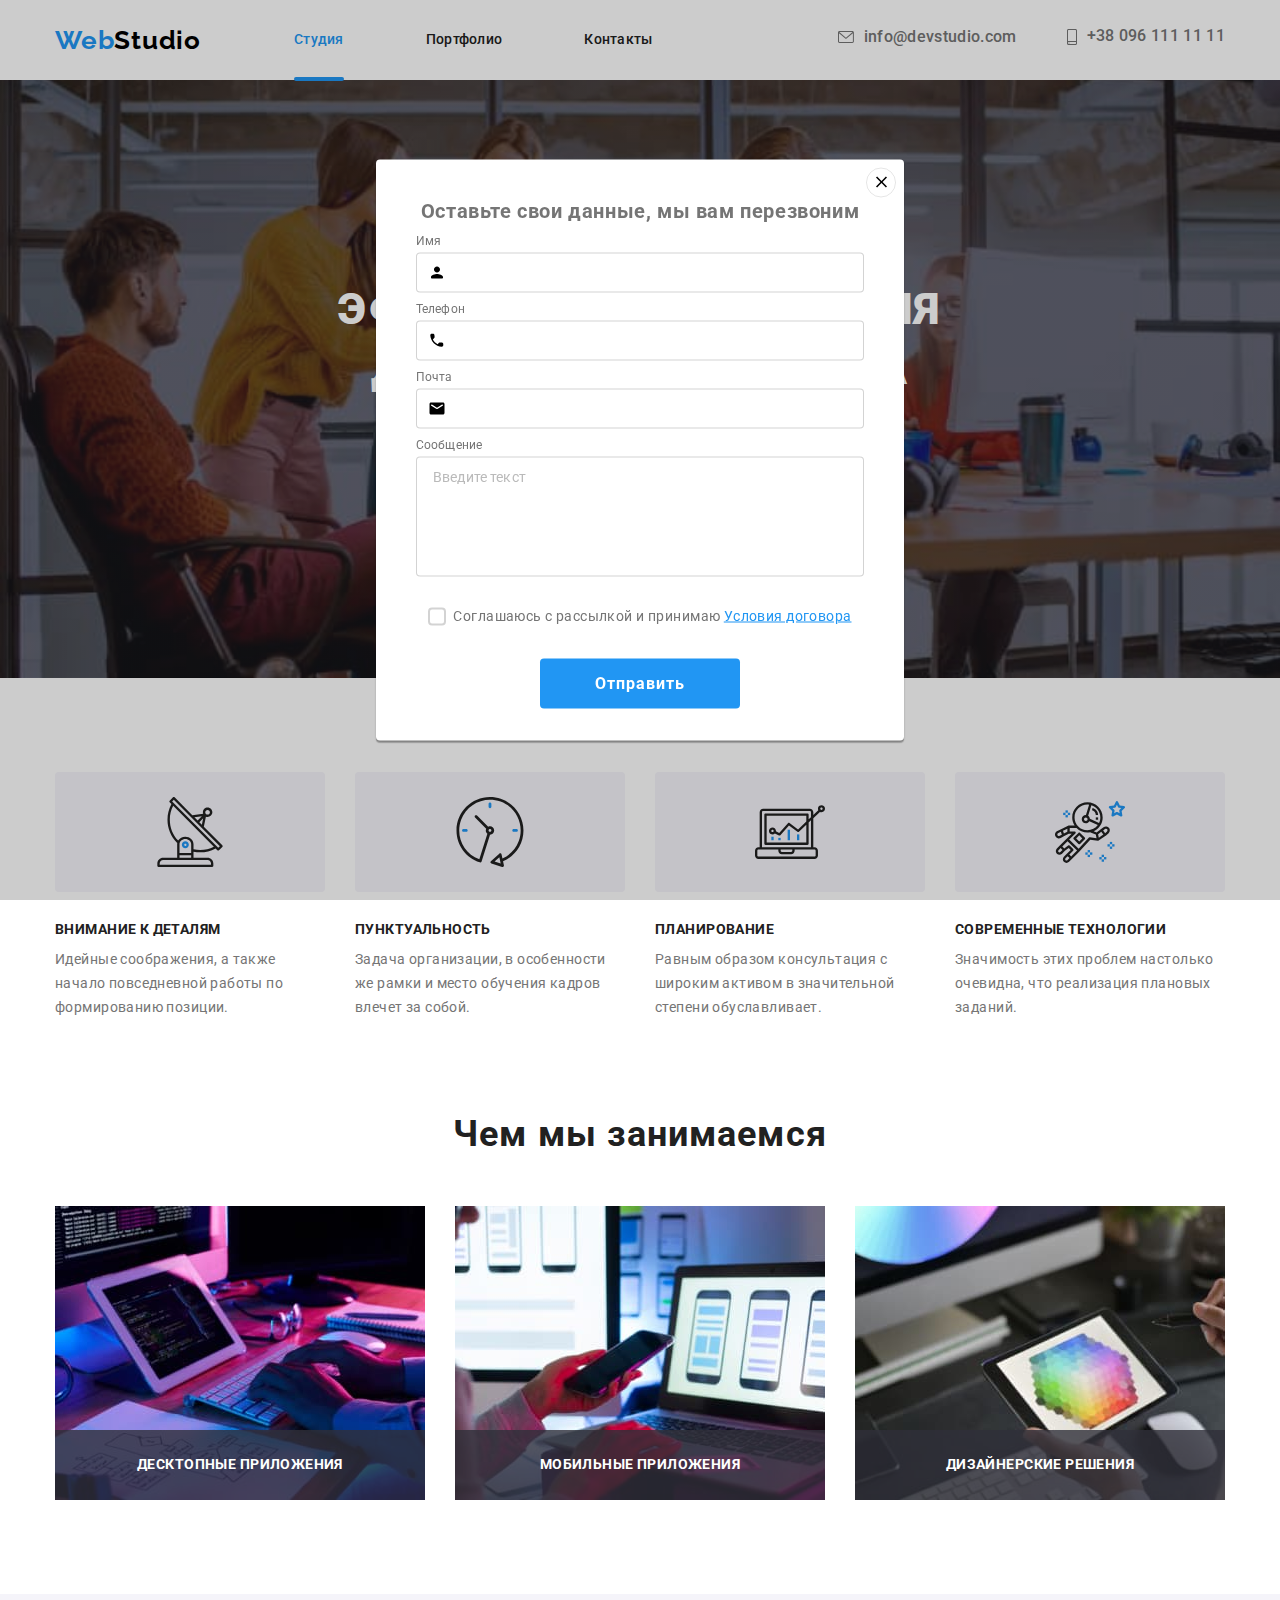
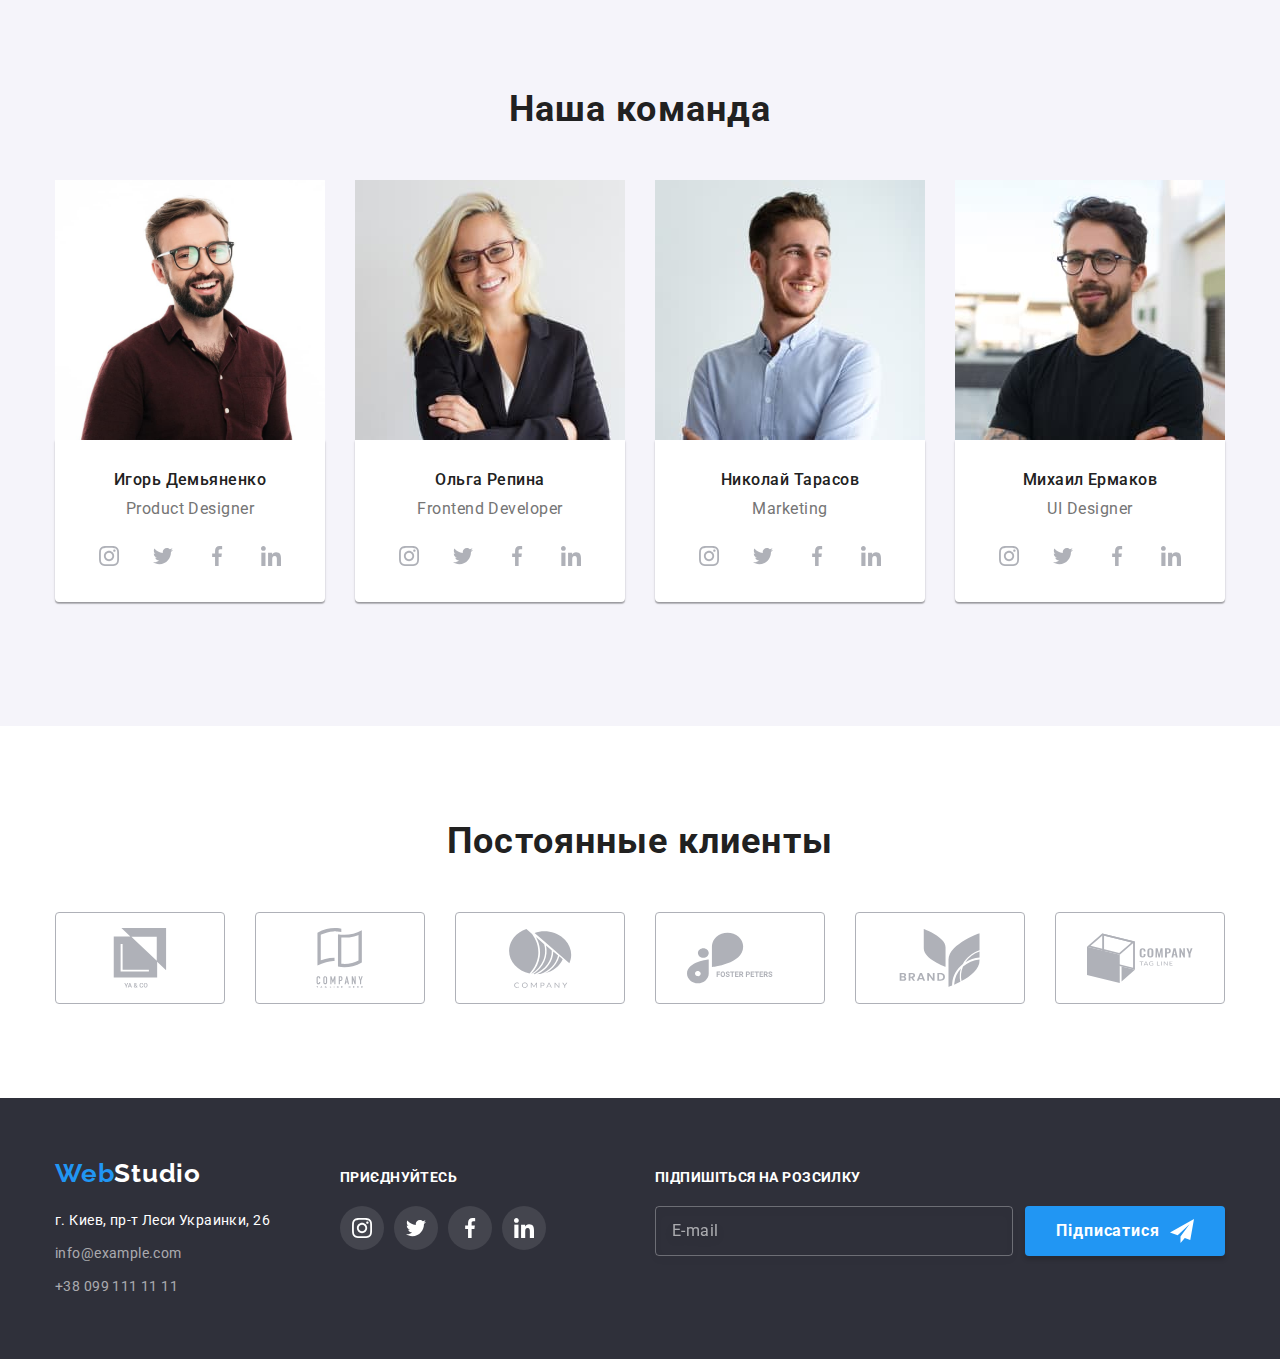
<file: index.html>
<!DOCTYPE html>
<html lang="ru">
  <head>
    <meta charset="UTF-8" />
    <meta http-equiv="X-UA-Compatible" content="IE=edge" />
    <meta name="viewport" content="width=device-width, initial-scale=1.0" />
    <title>Главная</title>
    
    <link rel="preconnect" href="https://fonts.googleapis.com" />
    <link rel="preconnect" href="https://fonts.gstatic.com" crossorigin />
    <link
      href="https://fonts.googleapis.com/css2?family=Raleway:wght@700&family=Roboto:wght@400;500;700;900&display=swap"
      rel="stylesheet"
    />
    <link rel="stylesheet" href="https://cdn.jsdelivr.net/npm/modern-normalize@1.1.0/modern-normalize.min.css">
    <link rel="stylesheet" href="./css/main.min.css">
  </head>
  <body>
    <!--Шапка-->

    <header class="header">
      <div class="container">
        <div class="header__mobile header--flex">
          <a class="logo header__logo link" href="" lang="en"
            >Web<span class="logo__text--upper">Studio</span>
          </a>

          <button
            type="button"
            class="menu-button"
            aria-expanded="false"
            aria-controls="mobile-menu"
            data-menu-button
          >
            <svg
              width="40"
              height="40"
              aria-label="Переключатель мобильного меню"
              aria-controls="mobile-menu"
            >
              <use
                class="menu-button__burger-icon"
                href="./images/svg/sprite.svg#burger-icon"
              ></use>
              <use
                class="menu-button__close-mobile"
                href="./images/svg/sprite.svg#icon-close"
              ></use>
            </svg>
          </button>

          <div class="mobile-menu" id="mobile-menu" data-menu>
            <nav class="nav nav--margin-left">
              <ul class="list nav__list">
                <li class="nav__item">
                  <a
                    class="link nav__link nav__link--current-page"
                    href="./index.html"
                    >Студия
                  </a>
                </li>
                <li class="nav__item">
                  <a class="link nav__link" href="./portfolio.html"
                    >Портфолио
                  </a>
                </li>
                <li class="nav__item">
                  <a class="link nav__link" href="">Контакты</a>
                </li>
              </ul>
            </nav>

            <ul class="list header__contact-list">
              <li class="header__contact-item">
                <a
                  class="link header__contact-link"
                  href="mailto:info@devstudio.com"
                >
                  <svg class="header__icon" width="16" height="12">
                    <use href="./images/svg/sprite.svg#e-mail"></use>
                  </svg>
                  info@devstudio.com
                </a>
              </li>
              <li class="header__contact-item">
                <a class="link header__contact-link" href="tel:+380961111111">
                  <svg class="header__icon" width="10" height="16">
                    <use href="./images/svg/sprite.svg#smartphone"></use>
                  </svg>
                  +38 096 111 11 11
                </a>
              </li>
            </ul>

            <ul class="mobile-social list">
              <li class="mobile-social__list">
                <a
                  href=""
                  target="_blank"
                  rel="noopener noreferrer"
                  class="mobile-social__link link"
                  aria-label="Instagram"
                >
                  Instagram
                </a>
              </li>
              <li class="mobile-social__list">
                <a
                  href=""
                  target="_blank"
                  rel="noopener noreferrer"
                  class="mobile-social__link link"
                  aria-label="Twitter"
                >
                  Twitter</a
                >
              </li>
              <li class="mobile-social__list">
                <a
                  href=""
                  target="_blank"
                  rel="noopener noreferrer"
                  class="mobile-social__link link"
                  aria-label="Facebook"
                >
                  Facebook</a
                >
              </li>
              <li class="mobile-social__list">
                <a
                  href=""
                  target="_blank"
                  rel="noopener noreferrer"
                  class="mobile-social__link link"
                  aria-label="LinkedIn"
                >
                  LinkedIn</a
                >
              </li>
            </ul>
          </div>
        </div>
      </div>
    </header>

    <!-- Main section -->

    <main>
      <!-- Hero secion -->

      <section class="hero overlay">
        <div class="container">
          <h1 class="hero__title">Эффективные решения для вашего бизнеса</h1>
          <button class="btn hero__btn" type="button" data-modal-open>
            Заказать услугу
          </button>
        </div>
      </section>

      <!-- About section  -->

      <section class="section about">
        <div class="container">
          <h2 class="visually-hidden">Наши преимущества</h2>
          <ul class="list card-set">
            <li class="card-item">
              <div class="about__thumb">
                <svg class="about__icon" width="70" height="70">
                  <use href="./images/svg/sprite.svg#antenna"></use>
                </svg>
              </div>
              <h3 class="title about__title">Внимание к деталям</h3>
              <p>
                Идейные соображения, а также начало повседневной работы по
                формированию позиции.
              </p>
            </li>
            <li class="card-item">
              <div class="about__thumb">
                <svg class="about__icon" width="70" height="70">
                  <use href="./images/svg/sprite.svg#clock"></use>
                </svg>
              </div>
              <h3 class="title about__title">Пунктуальность</h3>
              <p>
                Задача организации, в особенности же рамки и место обучения
                кадров влечет за собой.
              </p>
            </li>
            <li class="card-item">
              <div class="about__thumb">
                <svg class="about__icon" width="70" height="70">
                  <use href="./images/svg/sprite.svg#diagram"></use>
                </svg>
              </div>
              <h3 class="title about__title">Планирование</h3>
              <p>
                Равным образом консультация с широким активом в значительной
                степени обуславливает.
              </p>
            </li>
            <li class="card-item">
              <div class="about__thumb">
                <svg class="about__icon" width="70" height="70">
                  <use href="./images/svg/sprite.svg#astronaut"></use>
                </svg>
              </div>
              <h3 class="title about__title">Современные технологии</h3>
              <p>
                Значимость этих проблем настолько очевидна, что реализация
                плановых заданий.
              </p>
            </li>
          </ul>
        </div>
      </section>

      <!-- work section -->

      <section class="section work">
        <div class="container">
          <h2 class="title section-title">Чем мы занимаемся</h2>
          <ul class="list card-set work__list">
            <li class="card-item work__thumb">
              <img
                srcset="
                ./images/whatwedo/work-1.jpg  1x,
                ./images/whatwedo/work-1@2x.jpg  2x
                "
                src="./images/whatwedo/work-1.jpg"
                alt="Вёрстка сайта"
                width="370"
                height="294"
              />
              <div class="work__desc">
                <p class="work__text-desc">Десктопные приложения</p>
              </div>
            </li>
            <li class="card-item work__thumb">
              <img
                srcset="
                  ./images/whatwedo/work-2.jpg   1x,
                  ./images/whatwedo/work-2@2x.jpg 2x
                "
                src="./images/whatwedo/work-2.jpg"
                alt="Адаптивная вёрстка"
                width="370"
                height="294"
              />
              <div class="work__desc">
                <p class="work__text-desc">Мобильные приложения</p>
              </div>
            </li>
            <li class="card-item work__thumb">
              <img
                srcset="
                  ./images/whatwedo/work-3.jpg   1x,
                  ./images/whatwedo/work-3@2x.jpg2x
                "
                src="./images/whatwedo/work-3.jpg"
                alt="Просмотр цветовой гаммы на планшете"
                width="370"
                height="294"
              />
              <div class="work__desc">
                <p class="work__text-desc">Дизайнерские решения</p>
              </div>
            </li>
          </ul>
        </div>
      </section>

      <!-- Team section -->

      <section class="team section">
        <div class="container">
          <h2 class="title section-title">Наша команда</h2>
          <ul class="list card-set team__list">
            <li class="card-item">
              <picture>
                <source
                  media="(min-width: 1200px)"
                  srcset="
                  ./images/team/Igor-desktop.jpg   1x,
                  ./images/team/Igor-desktop@2x.jpg 2x
                  "
                  type="image/jpeg"
                />
                <source
                  media="(min-width: 768px)"
                  srcset="
                    ./images/team/Igor-tablet.jpg    1x,
                    ./images/team/Igor-tablet@2x.jpg 2x
                  "
                  type="image/jpeg"
                />
                <source
                  media="(max-width: 767px)"
                  srcset="
                    ./images/team/Igor-mobile@2x.jpg     1x,
                    ./images/team/Igor-mobile@2x.jpg  2x
                  "
                  type="image/jpeg"
                />
                <img
                  src="./images/team/Mikhail-mobile.jpg"
                  alt="фото Игоря Демьяненко"
                  width="450"
                  height="460"
                />
              </picture>

              <div class="team__content">
                <h3 class="title team__title">Игорь Демьяненко</h3>
                <p class="team__text" lang="en">Product Designer</p>
                <ul class="list socials">
                  <li>
                    <a
                      class="link socials__link"
                      href=""
                      target="_blank"
                      rel="noopener noreferrer"
                      aria-label="instagram"
                    >
                      <svg width="20" height="20">
                        <use href="./images/svg/sprite.svg#instagram"></use>
                      </svg>
                    </a>
                  </li>
                  <li>
                    <a
                      class="link socials__link"
                      href=""
                      target="_blank"
                      rel="noopener noreferrer"
                      aria-label="twitter"
                    >
                      <svg width="20" height="20">
                        <use href="./images/svg/sprite.svg#twitter"></use>
                      </svg>
                    </a>
                  </li>
                  <li>
                    <a
                      class="link socials__link"
                      href=""
                      target="_blank"
                      rel="noopener noreferrer"
                      aria-label="facebook"
                    >
                      <svg width="20" height="20">
                        <use href="./images/svg/sprite.svg#facebook"></use>
                      </svg>
                    </a>
                  </li>
                  <li>
                    <a
                      class="link socials__link"
                      href=""
                      target="_blank"
                      rel="noopener noreferrer"
                      aria-label="linkedin"
                    >
                      <svg width="20" height="20">
                        <use href="./images/svg/sprite.svg#linkedin"></use>
                      </svg>
                    </a>
                  </li>
                </ul>
              </div>
            </li>

            <li class="card-item">
              <picture>
                <source
                  media="(min-width: 1200px)"
                  srcset="
                  ./images/team/Olga-desktop.jpg    1x,
                  ./images/team/Olga-desktop@2x.jpg 2x
                  "
                  type="image/jpeg"
                />
                <source
                  media="(min-width: 768px)"
                  srcset="
                  ./images/team/Olga-tablet.jpg    1x,
                  ./images/team/Olga-tablet@2x.jpg 2x
                  "
                  type="image/jpeg"
                />
                <source
                  media="(max-width: 767px)"
                  srcset="
                  ./images/team/Olga-mobile.jpg  1x,
                    ./images/team/Olga-mobile@2x.jpg 2x
                  "
                  type="image/jpeg"
                />
                <img
                  src="./images/team/Olga-mobile.jpg"
                  alt="фото Ольги Репиной"
                  width="450"
                  height="460"
                />
              </picture>

              <div class="team__content">
                <h3 class="title team__title">Ольга Репина</h3>
                <p class="team__text" lang="en">Frontend Developer</p>
                <ul class="list socials">
                  <li>
                    <a
                      class="link socials__link"
                      href=""
                      target="_blank"
                      rel="noopener noreferrer"
                      aria-label="instagram"
                    >
                      <svg width="20" height="20">
                        <use href="./images/svg/sprite.svg#instagram"></use>
                      </svg>
                    </a>
                  </li>
                  <li>
                    <a
                      class="link socials__link"
                      href=""
                      target="_blank"
                      rel="noopener noreferrer"
                      aria-label="twitter"
                    >
                      <svg width="20" height="20">
                        <use href="./images/svg/sprite.svg#twitter"></use>
                      </svg>
                    </a>
                  </li>
                  <li>
                    <a
                      class="link socials__link"
                      href=""
                      target="_blank"
                      rel="noopener noreferrer"
                      aria-label="facebook"
                    >
                      <svg width="20" height="20">
                        <use href="./images/svg/sprite.svg#facebook"></use>
                      </svg>
                    </a>
                  </li>
                  <li>
                    <a
                      class="link socials__link"
                      href=""
                      target="_blank"
                      rel="noopener noreferrer"
                      aria-label="linkedin"
                    >
                      <svg width="20" height="20">
                        <use href="./images/svg/sprite.svg#linkedin"></use>
                      </svg>
                    </a>
                  </li>
                </ul>
              </div>
            </li>

            <li class="card-item">
              <picture>
                <source
                  media="(min-width: 1200px)"
                  srcset="
                  ./images/team/Nikola-desktop.jpg    1x,
                  ./images/team/Nikola-desktop@2x.jpg 2x
                  "
                  type="image/jpeg"
                />
                <source
                  media="(min-width: 768px)"
                  srcset="
                  ./images/team/Nikola-tablet.jpg    1x,
                  ./images/team/Nikola-tablet@2x.jpg 2x
                  "
                  type="image/jpeg"
                />
                <source
                  media="(max-width: 767px)"
                  srcset="
                  ./images/team/Mikhail-mobile.jpg   1x,
                    ./images/team/Nikola-mobile@2x.jpg 2x
                  "
                  type="image/jpeg"
                />
                <img
                  src="./images/team/Nikola-mobile.jpg"
                  alt="фото Николая Тарасова"
                  width="450"
                  height="460"
                />
              </picture>

              <div class="team__content">
                <h3 class="title team__title">Николай Тарасов</h3>
                <p class="team__text" lang="en">Marketing</p>
                <ul class="list socials">
                  <li>
                    <a
                      class="link socials__link"
                      href=""
                      target="_blank"
                      rel="noopener noreferrer"
                      aria-label="instagram"
                    >
                      <svg width="20" height="20">
                        <use href="./images/svg/sprite.svg#instagram"></use>
                      </svg>
                    </a>
                  </li>
                  <li>
                    <a
                      class="link socials__link"
                      href=""
                      target="_blank"
                      rel="noopener noreferrer"
                      aria-label="twitter"
                    >
                      <svg width="20" height="20">
                        <use href="./images/svg/sprite.svg#twitter"></use>
                      </svg>
                    </a>
                  </li>
                  <li>
                    <a
                      class="link socials__link"
                      href=""
                      target="_blank"
                      rel="noopener noreferrer"
                      aria-label="facebook"
                    >
                      <svg width="20" height="20">
                        <use href="./images/svg/sprite.svg#facebook"></use>
                      </svg>
                    </a>
                  </li>
                  <li>
                    <a
                      class="link socials__link"
                      href=""
                      target="_blank"
                      rel="noopener noreferrer"
                      aria-label="linkedin"
                    >
                      <svg width="20" height="20">
                        <use href="./images/svg/sprite.svg#linkedin"></use>
                      </svg>
                    </a>
                  </li>
                </ul>
              </div>
            </li>

            <li class="card-item">
              <picture>
                <source
                  media="(min-width: 1200px)"
                  srcset="
                  ./images/team/Mikhail-desktop.jpg    1x,
                  ./images/team/Mikhail-desktop@2x.jpg 2x
                  "
                  type="image/jpeg"
                />
                <source
                  media="(min-width: 768px)"
                  srcset="
                    ./images/team/Mikhail-tablet.jpg    1x,
                    ./images/team/Mikhail-tablet@2x.jpg 2x
                  "
                  type="image/jpeg"
                />
                <source
                  media="(max-width: 767px)"
                  srcset="
                  ./images/team/Mikhail-mobile.jpg    1x,
                  ./images/team/Mikhail-mobile@2x.jpg 2x
                  "
                  type="image/jpeg"
                />
                <img
                  src="./images/team/Mikhail-mobile.jpg"
                  alt="фото Михаила Ермакова"
                  width="450"
                  height="460"
                />
              </picture>

              <div class="team__content">
                <h3 class="title team__title">Михаил Ермаков</h3>
                <p class="team__text" lang="en">UI Designer</p>
                <ul class="list socials">
                  <li>
                    <a
                      class="link socials__link"
                      href=""
                      target="_blank"
                      rel="noopener noreferrer"
                      aria-label="instagram"
                    >
                      <svg width="20" height="20">
                        <use href="./images/svg/sprite.svg#instagram"></use>
                      </svg>
                    </a>
                  </li>
                  <li>
                    <a
                      class="link socials__link"
                      href=""
                      target="_blank"
                      rel="noopener noreferrer"
                      aria-label="twitter"
                    >
                      <svg width="20" height="20">
                        <use href="./images/svg/sprite.svg#twitter"></use>
                      </svg>
                    </a>
                  </li>
                  <li>
                    <a
                      class="link socials__link"
                      href=""
                      target="_blank"
                      rel="noopener noreferrer"
                      aria-label="facebook"
                    >
                      <svg width="20" height="20">
                        <use href="./images/svg/sprite.svg#facebook"></use>
                      </svg>
                    </a>
                  </li>
                  <li>
                    <a
                      class="link socials__link"
                      href=""
                      target="_blank"
                      rel="noopener noreferrer"
                      aria-label="linkedin"
                    >
                      <svg width="20" height="20">
                        <use href="./images/svg/sprite.svg#linkedin"></use>
                      </svg>
                    </a>
                  </li>
                </ul>
              </div>
            </li>
          </ul>
        </div>
      </section>
    </main>

    <!-- clients -->

    <section class="section clients">
      <div class="container">
        <h2 class="title section-title">Постоянные клиенты</h2>
        <ul class="list clients__list card-set">
          <li class="card-item">
            <a
              class="link clients__link"
              href=""
              target="_blank"
              rel="noopener noreferrer"
              aria-label="client-1"
            >
              <svg class="clients__icon" width="106" height="60">
                <use href="./images/svg/sprite.svg#Client-1"></use>
              </svg>
            </a>
          </li>

          <li class="card-item">
            <a
              class="link clients__link"
              href=""
              target="_blank"
              rel="noopener noreferrer"
              aria-label="client-2"
            >
              <svg class="clients__icon" width="106" height="60">
                <use href="./images/svg/sprite.svg#Client-2"></use>
              </svg>
            </a>
          </li>

          <li class="card-item">
            <a
              class="link clients__link"
              href=""
              target="_blank"
              rel="noopener noreferrer"
              aria-label="client-3"
            >
              <svg class="clients__icon" width="106" height="60">
                <use href="./images/svg/sprite.svg#Client-3"></use>
              </svg>
            </a>
          </li>

          <li class="card-item">
            <a
              class="link clients__link"
              href=""
              target="_blank"
              rel="noopener noreferrer"
              aria-label="client-4"
            >
              <svg class="clients__icon" width="106" height="60">
                <use href="./images/svg/sprite.svg#Client-4"></use>
              </svg>
            </a>
          </li>

          <li class="card-item">
            <a
              class="link clients__link"
              href=""
              target="_blank"
              rel="noopener noreferrer"
              aria-label="client-5"
            >
              <svg class="clients__icon" width="106" height="60">
                <use href="./images/svg/sprite.svg#Client-5"></use>
              </svg>
            </a>
          </li>

          <li class="card-item">
            <a
              class="link clients__link"
              href=""
              target="_blank"
              rel="noopener noreferrer"
              aria-label="client-6"
            >
              <svg class="clients__icon" width="106" height="60">
                <use href="./images/svg/sprite.svg#Client-6"></use>
              </svg>
            </a>
          </li>
        </ul>
      </div>
    </section>

    <!-- footer section  -->

    <footer class="footer">
      <div class="container footer__container">
        <div class="footer__wrap">
          <div class="footer__box">
            <a class="link logo footer__logo" href="" lang="en"
              >Web<span class="logo__text--lower">Studio</span>
            </a>
            <address class="footer__contacts">
              <ul class="list">
                <li class="footer__list">
                  <a
                    class="link footer__link"
                    href="https://goo.gl/maps/vfvkj744t1BFiAYn7"
                    target="_blank"
                    rel="noopener noreferrer"
                    >г. Киев, пр-т Леси Украинки, 26</a
                  >
                </li>
                <li class="footer__list">
                  <a
                    class="link footer__link--transparent"
                    href="mailto:info@example.com"
                    >info@example.com</a
                  >
                </li>
                <li class="footer__list">
                  <a
                    class="link footer__link--transparent"
                    href="tel:+380991111111"
                    >+38 099 111 11 11</a
                  >
                </li>
              </ul>
            </address>
          </div>
          <div class="footer__box">
            <strong class="footer__text">приєднуйтесь</strong>
            <ul class="list socials">
              <li>
                <a
                  class="link socials__link footer__socials"
                  href=""
                  target="_blank"
                  rel="noopener noreferrer"
                  aria-label="instagram"
                >
                  <svg width="20" height="20">
                    <use href="./images/svg/sprite.svg#instagram"></use>
                  </svg>
                </a>
              </li>
              <li>
                <a
                  class="link socials__link footer__socials"
                  href=""
                  target="_blank"
                  rel="noopener noreferrer"
                  aria-label="twitter"
                >
                  <svg width="20" height="20">
                    <use href="./images/svg/sprite.svg#twitter"></use>
                  </svg>
                </a>
              </li>
              <li>
                <a
                  class="link socials__link footer__socials"
                  href=""
                  target="_blank"
                  rel="noopener noreferrer"
                  aria-label="facebook"
                >
                  <svg width="20" height="20">
                    <use href="./images/svg/sprite.svg#facebook"></use>
                  </svg>
                </a>
              </li>
              <li>
                <a
                  class="link socials__link footer__socials"
                  href=""
                  target="_blank"
                  rel="noopener noreferrer"
                  aria-label="linkedin"
                >
                  <svg width="20" height="20">
                    <use href="./images/svg/sprite.svg#linkedin"></use>
                  </svg>
                </a>
              </li>
            </ul>
          </div>
        </div>

        <div class="footer__form">
          <strong class="footer__text">Підпишіться на розсилку</strong>
          <form class="form">
            <div class="footer__form-field">
              <input
                class="form__input"
                type="email"
                name="user-mail"
                placeholder="E-mail"
              />
              <button class="footer__btn btn" type="button">
                Підписатися
                <svg class="" width="24" height="24">
                  <use href="./images/svg/sprite.svg#icon-send"></use>
                </svg>
              </button>
            </div>
          </form>
        </div>
      </div>
    </footer>

    <!-- modal window -->


    <div class="backdrop is-hidden" data-modal >
      <div class="modal">
        <button type="button" class="modal-close-btn" data-modal-close>
          <svg class="close-icon-btn" width="18" height="18">
            <use href="./images/svg/sprite.svg#icon-close"></use>
          </svg>
        </button>
        <p class="modal-form-title">Оставьте свои данные, мы вам перезвоним</p>
        <form class="modal-form">
          <label class="modal-form-field">
            <span class="modal-form-input-desc">Имя</span>
            <span class="modal-form-input-wrapper" >
              <input type="text" 
            name="user_name" 
            class="modal-form-input" 
            pattern="[a-zA-Zа-яА-Я]+"
            minlength="2" >
            <svg class="modal-form-input-icon" width="18" height="18">
              <use href="./images/svg/sprite.svg#person"></use>
            </svg>
            </span>
          </label> 
          <label class="modal-form-field">
            <span class="modal-form-input-desc">Телефон</span>
            <span class="modal-form-input-wrapper">
              <input type="tel" 
            name="user_phone" 
            class="modal-form-input"  
            pattern="[0-9]{3}-[0-9]{3}-[0-9]{2}-[0-9]{2}"
            title="xxx-xxx-xx-xx" > 
            <svg class="modal-form-input-icon" width="18" height="18">
              <use href="./images/svg/sprite.svg#phone"></use>
            </svg>
            </span>
          </label>
          <label class="modal-form-field">
            <span class="modal-form-input-desc">Почта</span>
            <span class="modal-form-input-wrapper">
             <input type="email" 
            name="user_email" 
            class="modal-form-input">
            <svg class="modal-form-input-icon" width="18" height="18">
              <use href="./images/svg/sprite.svg#email"></use>
            </svg> 
            </span>
          </label>
          <label class="modal-form-field">
            <span class="modal-form-input-desc"> Сообщение </span>
            <textarea
              name="user_message"
              class="modal-form-message"
              placeholder="Введите текст"
            ></textarea>
          </label>
          <input id="user_policy" name="user_policy" type="checkbox" class="modal-form-check visually-hidden">
          <label for="user_policy" class="modal-form-check-desck">Соглашаюсь с рассылкой и принимаю&nbsp;<a href="" class="form-police-link">Условия договора</a></label>
           <button type="submit" class="modal-form-submit">Отправить</button>
        </form>
      </div>
    </div>



     <script src="./js/mobile-menu.js"></script>
    <script src="./js/modal.js"></script>
  </body>
</html>
</file>
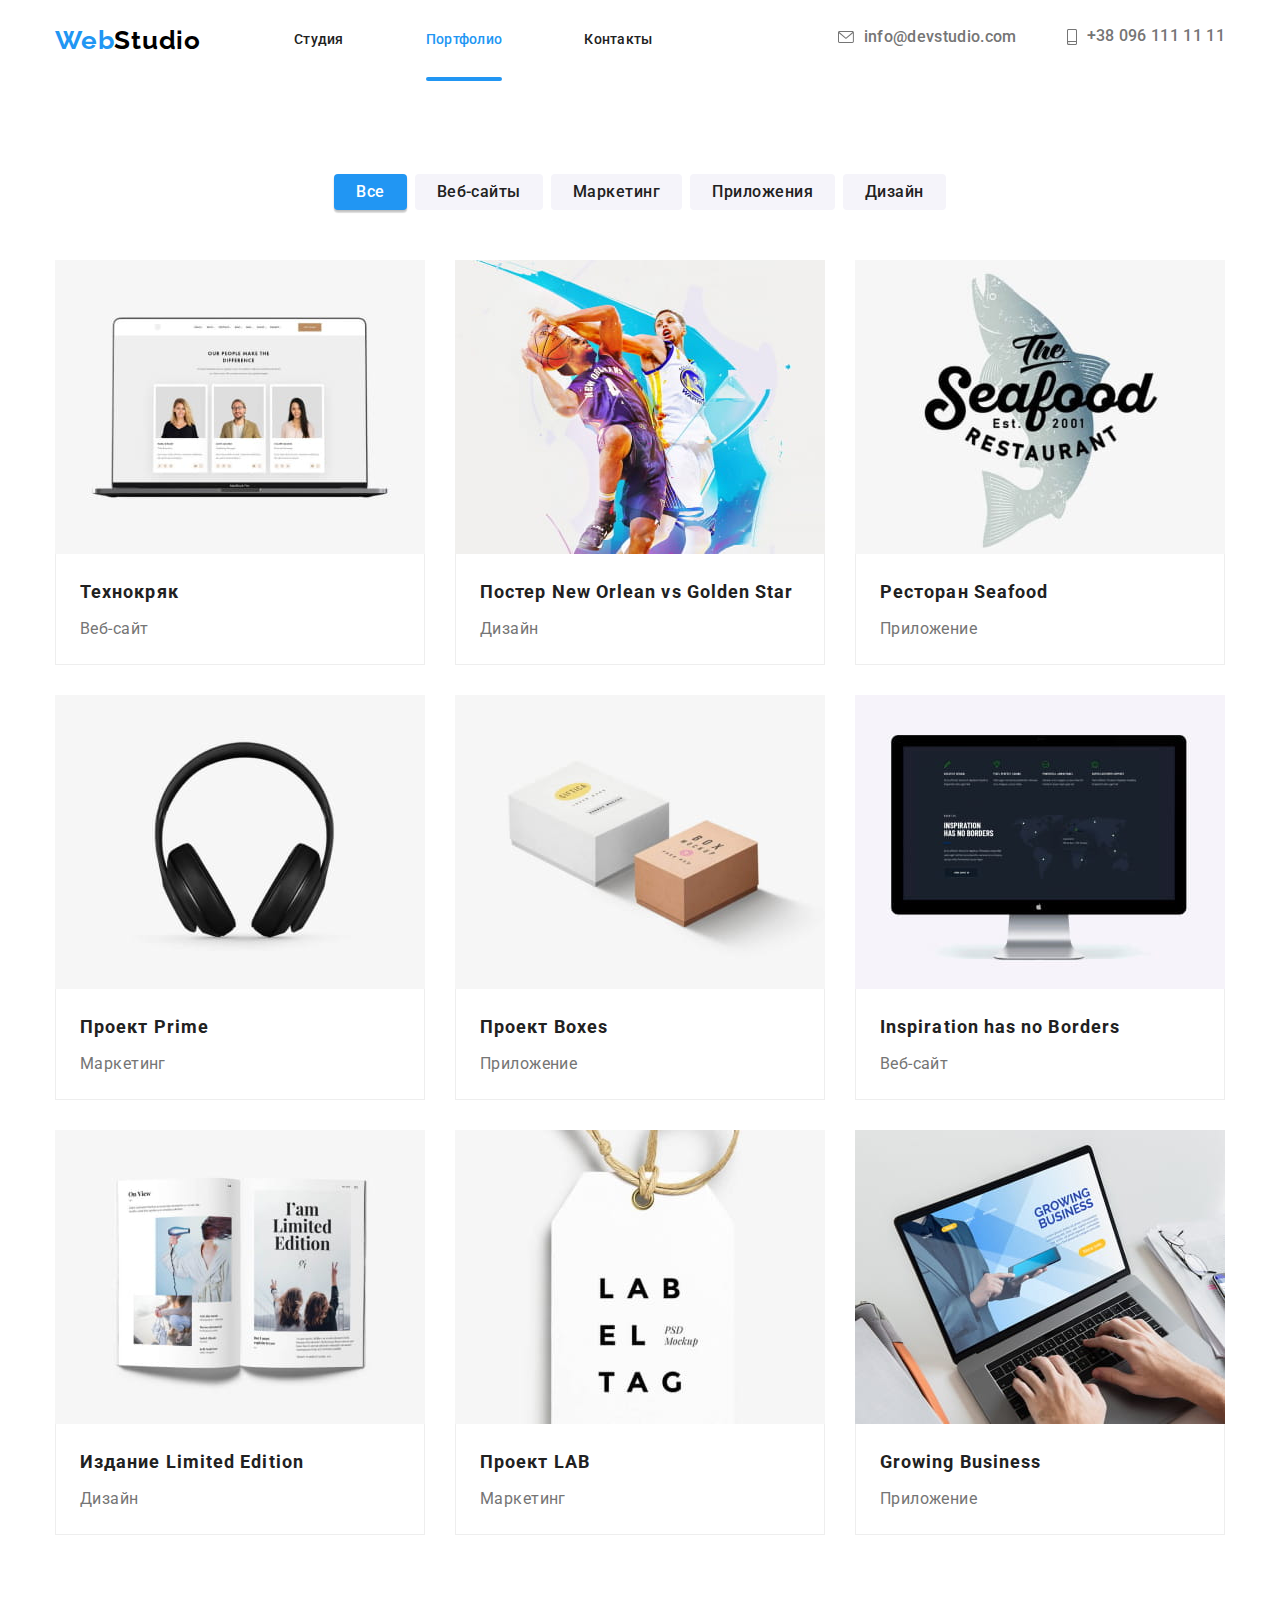
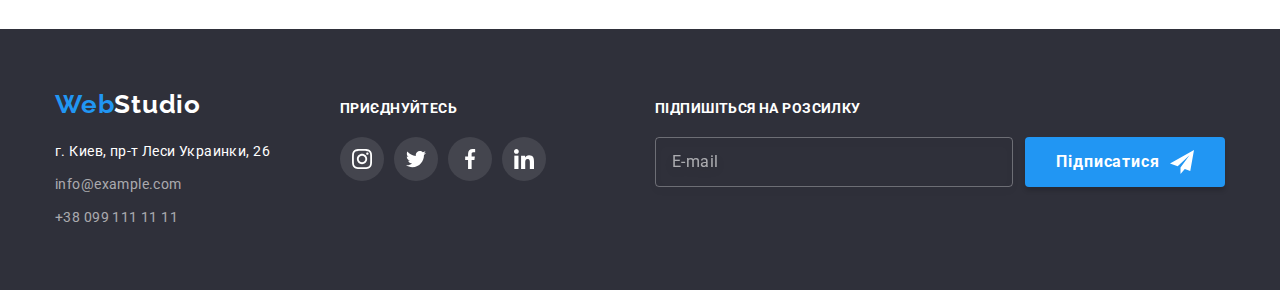
<file: portfolio.html>
<!DOCTYPE html>
<html lang="ru">
  <head>
    <meta charset="UTF-8" />
    <meta http-equiv="X-UA-Compatible" content="IE=edge" />
    <meta name="viewport" content="width=device-width, initial-scale=1.0" />
    <title>Портфолио</title>
    <link rel="preconnect" href="https://fonts.googleapis.com" />
    <link rel="preconnect" href="https://fonts.gstatic.com" crossorigin />
    <link
      href="https://fonts.googleapis.com/css2?family=Raleway:wght@700&family=Roboto:wght@400;500;700;900&display=swap"
      rel="stylesheet"
    />
    <link rel="stylesheet" href="https://cdn.jsdelivr.net/npm/modern-normalize@1.1.0/modern-normalize.min.css">
    <link rel="stylesheet" href="./css/main.min.css" />
  </head>
  <body>

    <header class="header">
      <div class="container">
        <div class="header__mobile header--flex">
          <a class="logo header__logo link" href="" lang="en"
            >Web<span class="logo__text--upper">Studio</span>
          </a>

          <button
            type="button"
            class="menu-button"
            aria-expanded="false"
            aria-controls="mobile-menu"
            data-menu-button
          >
            <svg
              width="40"
              height="40"
              aria-label="Переключатель мобильного меню"
              aria-controls="mobile-menu"
            >
              <use
                class="menu-button__burger-icon"
                href="./images/svg/sprite.svg#burger-icon"
              ></use>
              <use
                class="menu-button__close-mobile"
                href="./images/svg/sprite.svg#icon-close"
              ></use>
            </svg>
          </button>

          <div class="mobile-menu" id="mobile-menu" data-menu>
            <nav class="nav nav--margin-left">
              <ul class="list nav__list">
                <li class="nav__item">
                  <a
                    class="link nav__link"
                    href="./index.html"
                    >Студия
                  </a>
                </li>
                <li class="nav__item">
                  <a class="link nav__link nav__link--current-page" href="./portfolio.html"
                    >Портфолио
                  </a>
                </li>
                <li class="nav__item">
                  <a class="link nav__link" href="">Контакты</a>
                </li>
              </ul>
            </nav>

            <ul class="list header__contact-list">
              <li class="header__contact-item">
                <a
                  class="link header__contact-link"
                  href="mailto:info@devstudio.com"
                >
                  <svg class="header__icon" width="16" height="12">
                    <use href="./images/svg/sprite.svg#e-mail"></use>
                  </svg>
                  info@devstudio.com
                </a>
              </li>
              <li class="header__contact-item">
                <a class="link header__contact-link" href="tel:+380961111111">
                  <svg class="header__icon" width="10" height="16">
                    <use href="./images/svg/sprite.svg#smartphone"></use>
                  </svg>
                  +38 096 111 11 11
                </a>
              </li>
            </ul>

            <ul class="mobile-social list">
              <li class="mobile-social__list">
                <a
                  href=""
                  target="_blank"
                  rel="noopener noreferrer"
                  class="mobile-social__link link"
                  aria-label="Instagram"
                >
                  Instagram
                </a>
              </li>
              <li class="mobile-social__list">
                <a
                  href=""
                  target="_blank"
                  rel="noopener noreferrer"
                  class="mobile-social__link link"
                  aria-label="Twitter"
                >
                  Twitter</a
                >
              </li>
              <li class="mobile-social__list">
                <a
                  href=""
                  target="_blank"
                  rel="noopener noreferrer"
                  class="mobile-social__link link"
                  aria-label="Facebook"
                >
                  Facebook</a
                >
              </li>
              <li class="mobile-social__list">
                <a
                  href=""
                  target="_blank"
                  rel="noopener noreferrer"
                  class="mobile-social__link link"
                  aria-label="LinkedIn"
                >
                  LinkedIn</a
                >
              </li>
            </ul>
          </div>
        </div>
      </div>
    </header>

    <!-- Main section -->

    <main>
      <section class="section portfolio">
        <div class="container">
          <h1 class="visually-hidden">Наши работы</h1>
          <ul class="list portfolio__list">
            <li>
              <button class="product-btn product-btn--current" type="button">
                Все
              </button>
            </li>

            <li>
              <button class="product-btn" type="button">Веб-сайты</button>
            </li>

            <li>
              <button class="product-btn" type="button">Маркетинг</button>
            </li>

            <li>
              <button class="product-btn" type="button">Приложения</button>
            </li>

            <li>
              <button class="product-btn" type="button">Дизайн</button>
            </li>
          </ul>
          <ul class="list card-set product">
            <li class="card-item product__list">
              <a
                class="link product__link"
                href=""
                target="_blank"
                rel="noopener noreferrer"
              >
                <div class="product__card">
                  <picture>
                    <source
                      media="(min-width: 1200px)"
                      srcset="
                      ./images/companyportfol/img-1_desktop.jpg     1x,
                      ./images/companyportfol/img-1_desktop@2x.jpg  2x
                      "
                      type="image/jpeg"
                    />
                    <source
                      media="(min-width: 768px)"
                      srcset="
                        ./images/companyportfol/img-1_tablet.jpg    1x,
                        ./images/companyportfol/img-1_tablet@2x.jpg 2x
                      "
                      type="image/jpeg"
                    />
                    <source
                      media="(max-width: 767px)"
                      srcset="
                      ./images/companyportfol/img-1_mobile.jpg  1x,
                      ./images/companyportfol/img-1_mobile@2x.jpg 2x
                      "
                      type="image/jpeg"
                    />
                    <img
                      src="./images/companyportfol/img-1_mobile.jpg"
                      alt="Картинка сайта Технокряк"
                      width="450"
                      height="294"
                    />
                  </picture>

                  <div class="product__overlay">
                    <p class="product__text">
                      Ресурс предлагает комплексные предложения с разным уровнем
                      функционала и сервисов. Все это позволит посетителю
                      получить исчерпывающие сведения о компании или частном
                      лице.
                    </p>
                  </div>
                </div>
                <div class="product__content">
                  <h2 class="product__title">Технокряк</h2>
                  <p class="product__desc">Веб-сайт</p>
                </div>
              </a>
            </li>
            <li class="card-item product__list">
              <a
                class="link product__link"
                href=""
                target="_blank"
                rel="noopener noreferrer"
              >
                <div class="product__card">
                  <picture>
                    <source
                      media="(min-width: 1200px)"
                      srcset="
                      ./images/companyportfol/img-2_desktop.jpg    1x,
                      ./images/companyportfol/img-2_desktop@2x.jpg 2x
                      "
                      type="image/jpeg"
                    />
                    <source
                      media="(min-width: 768px)"
                      srcset="
                      ./images/companyportfol/img-2_tablet.jpg    1x,
                      ./images/companyportfol/img-2_tablet@2x.jpg 2x
                      "
                      type="image/jpeg"
                    />
                    <source
                      media="(max-width: 767px)"
                      srcset="
                      ./images/companyportfol/img-2_mobile.jpg    1x,
                      ./images/companyportfol/img-2_mobile@2x.jpg 2x
                      "
                      type="image/jpeg"
                    />
                    <img
                      src="./images/companyportfol/img-2_mobile.jpg"
                      alt="Постер матча New Orlean vs Golden Star"
                      width="450"
                      height="294"
                    />
                  </picture>

                  <div class="product__overlay">
                    <p class="product__text">
                      Ресурс предлагает комплексные предложения с разным уровнем
                      функционала и сервисов. Все это позволит посетителю
                      получить исчерпывающие сведения о компании или частном
                      лице.
                    </p>
                  </div>
                </div>
                <div class="product__content">
                  <h2 class="product__title">
                    Постер New Orlean vs Golden Star
                  </h2>
                  <p class="product__desc">Дизайн</p>
                </div>
              </a>
            </li>
            <li class="card-item product__list">
              <a
                class="link product__link"
                href=""
                target="_blank"
                rel="noopener noreferrer"
              >
                <div class="product__card">
                  <picture>
                    <source
                      media="(min-width: 1200px)"
                      srcset="
                      ./images/companyportfol/img-3_desktop.jpg    1x,
                      ./images/companyportfol/img-3_desktop@2x.jpg 2x
                      "
                      type="image/jpeg"
                    />
                    <source
                      media="(min-width: 768px)"
                      srcset="
                      ./images/companyportfol/img-3_tablet.jpg    1x,
                      ./images/companyportfol/img-3_tablet@2x.jpg 2x
                      "
                      type="image/jpeg"
                    />
                    <source
                      media="(max-width: 767px)"
                      srcset="
                        ./images/companyportfol/img-3_mobile.jpg    1x,
                        ./images/companyportfol/img-3_mobile@2x.jpg 2x
                      "
                      type="image/jpeg"
                    />
                    <img
                      src="./images/companyportfol/img-3_mobile.jpg"
                      alt="Эмблема ресторана Seafood"
                      width="450"
                      height="294"
                    />
                  </picture>

                  <div class="product__overlay">
                    <p class="product__text">
                      Ресурс предлагает комплексные предложения с разным уровнем
                      функционала и сервисов. Все это позволит посетителю
                      получить исчерпывающие сведения о компании или частном
                      лице.
                    </p>
                  </div>
                </div>
                <div class="product__content">
                  <h2 class="product__title">Ресторан Seafood</h2>
                  <p class="product__desc">Приложение</p>
                </div>
              </a>
            </li>
            <li class="card-item product__list">
              <a
                class="link product__link"
                href=""
                target="_blank"
                rel="noopener noreferrer"
              >
                <div class="product__card">
                  <picture>
                    <source
                      media="(min-width: 1200px)"
                      srcset="
                      ./images/companyportfol/img-4_desktop.jpg    1x,
                      ./images/companyportfol/img-4_desktop@2x.jpg 2x
                      "
                      type="image/jpeg"
                    />
                    <source
                      media="(min-width: 768px)"
                      srcset="
                      ./images/companyportfol/img-4_tablet.jpg    1x,
                      ./images/companyportfol/img-4_tablet@2x.jpg 2x
                      "
                      type="image/jpeg"
                    />
                    <source
                      media="(max-width: 767px)"
                      srcset="
                      ./images/companyportfol/img-4_mobile.jpg    1x,
                      ./images/companyportfol/img-4_mobile@2x.jpg 2x
                      "
                      type="image/jpeg"
                    />
                    <img
                      src="./images/companyportfol/img-4_mobile.jpg"
                      alt="наушники"
                      width="450"
                      height="294"
                    />
                  </picture>

                  <div class="product__overlay">
                    <p class="product__text">
                      Ресурс предлагает комплексные предложения с разным уровнем
                      функционала и сервисов. Все это позволит посетителю
                      получить исчерпывающие сведения о компании или частном
                      лице.
                    </p>
                  </div>
                </div>
                <div class="product__content">
                  <h2 class="product__title">Проект Prime</h2>
                  <p class="product__desc">Маркетинг</p>
                </div>
              </a>
            </li>
            <li class="card-item product__list">
              <a
                class="link product__link"
                href=""
                target="_blank"
                rel="noopener noreferrer"
              >
                <div class="product__card">
                  <picture>
                    <source
                      media="(min-width: 1200px)"
                      srcset="
                      ./images/companyportfol/img-5_desktop.jpg    1x,
                      ./images/companyportfol/img-5_desktop@2x.jpg 2x
                      "
                      type="image/jpeg"
                    />
                    <source
                      media="(min-width: 768px)"
                      srcset="
                      ./images/companyportfol/img-5_tablet.jpg    1x,
                      ./images/companyportfol/img-5_tablet@2x.jpg 2x
                      "
                      type="image/jpeg"
                    />
                    <source
                      media="(max-width: 767px)"
                      srcset="
                      ./images/companyportfol/img-5_mobile.jpg    1x,
                      ./images/companyportfol/img-5_mobile@2x.jpg 2x
                      "
                      type="image/jpeg"
                    />
                    <img
                      src="./images/companyportfol/img-5_mobile.jpg"
                      alt="две коробки"
                      width="450"
                      height="294"
                    />
                  </picture>

                  <div class="product__overlay">
                    <p class="product__text">
                      Ресурс предлагает комплексные предложения с разным уровнем
                      функционала и сервисов. Все это позволит посетителю
                      получить исчерпывающие сведения о компании или частном
                      лице.
                    </p>
                  </div>
                </div>
                <div class="product__content">
                  <h2 class="product__title">Проект Boxes</h2>
                  <p class="product__desc">Приложение</p>
                </div>
              </a>
            </li>
            <li class="card-item product__list">
              <a
                class="link product__link"
                href=""
                target="_blank"
                rel="noopener noreferrer"
              >
                <div class="product__card">
                  <picture>
                    <source
                      media="(min-width: 1200px)"
                      srcset="
                      ./images/companyportfol/img-6_desktop.jpg    1x,
                      ./images/companyportfol/img-6_desktop@2x.jpg 2x
                      "
                      type="image/jpeg"
                    />
                    <source
                      media="(min-width: 768px)"
                      srcset="
                      ./images/companyportfol/img-6_tablet.jpg    1x,
                      ./images/companyportfol/img-6_tablet@2x.jpg 2x
                      "
                      type="image/jpeg"
                    />
                    <source
                      media="(max-width: 767px)"
                      srcset="
                      ./images/companyportfol/img-6_mobile.jpg    1x,
                      ./images/companyportfol/img-6_mobile@2x.jpg 2x
                      "
                      type="image/jpeg"
                    />
                    <img
                      src="./images/companyportfol/img-6_mobile.jpg"
                      width="450"
                      height="294"
                      alt="картинка сайта на мониторе"
                    />
                  </picture>

                  <div class="product__overlay">
                    <p class="product__text">
                      Ресурс предлагает комплексные предложения с разным уровнем
                      функционала и сервисов. Все это позволит посетителю
                      получить исчерпывающие сведения о компании или частном
                      лице.
                    </p>
                  </div>
                </div>
                <div class="product__content">
                  <h2 class="product__title">Inspiration has no Borders</h2>
                  <p class="product__desc">Веб-сайт</p>
                </div>
              </a>
            </li>
            <li class="card-item product__list">
              <a
                class="link product__link"
                href=""
                target="_blank"
                rel="noopener noreferrer"
              >
                <div class="product__card">
                  <picture>
                    <source
                      media="(min-width: 1200px)"
                      srcset="
                      ./images/companyportfol/img-7_desktop.jpg   1x,
                      ./images/companyportfol/img-7_desktop@2x.jpg 2x
                      "
                      type="image/jpeg"
                    />
                    <source
                      media="(min-width: 768px)"
                      srcset="
                      ./images/companyportfol/img-7_tablet.jpg    1x,
                      ./images/companyportfol/img-7_tablet@2x.jpg 2x
                      "
                      type="image/jpeg"
                    />
                    <source
                      media="(max-width: 767px)"
                      srcset="
                      ./images/companyportfol/img-7_mobile.jpg    1x,
                      ./images/companyportfol/img-7_mobile@2x.jpg 2x
                      "
                      type="image/jpeg"
                    />
                    <img
                      src="./images/companyportfol/img-7_mobile.jpg"
                      alt="развернутая книга"
                      width="450"
                      height="294"
                    />
                  </picture>

                  <div class="product__overlay">
                    <p class="product__text">
                      Ресурс предлагает комплексные предложения с разным уровнем
                      функционала и сервисов. Все это позволит посетителю
                      получить исчерпывающие сведения о компании или частном
                      лице.
                    </p>
                  </div>
                </div>
                <div class="product__content">
                  <h2 class="product__title">Издание Limited Edition</h2>
                  <p class="product__desc">Дизайн</p>
                </div>
              </a>
            </li>
            <li class="card-item product__list">
              <a
                class="link product__link"
                href=""
                target="_blank"
                rel="noopener noreferrer"
              >
                <div class="product__card">
                  <picture>
                    <source
                      media="(min-width: 1200px)"
                      srcset="
                      ./images/companyportfol/img-8_desktop.jpg    1x,
                      ./images/companyportfol/img-8_desktop@2x.jpg 2x
                      "
                      type="image/jpeg"
                    />
                    <source
                      media="(min-width: 768px)"
                      srcset="
                      ./images/companyportfol/img-8_tablet.jpg    1x,
                      ./images/companyportfol/img-8_tablet@2x.jpg 2x
                      "
                      type="image/jpeg"
                    />
                    <source
                      media="(max-width: 767px)"
                      srcset="
                      ./images/companyportfol/img-8_mobile.jpg    1x,
                      ./images/companyportfol/img-8_mobile@2x.jpg 2x
                      "
                      type="image/jpeg"
                    />
                    <img
                      src="./images/companyportfol/img-8_mobile.jpg"
                      alt="бирка товара"
                      width="450"
                      height="294"
                    />
                  </picture>

                  <div class="product__overlay">
                    <p class="product__text">
                      Ресурс предлагает комплексные предложения с разным уровнем
                      функционала и сервисов. Все это позволит посетителю
                      получить исчерпывающие сведения о компании или частном
                      лице.
                    </p>
                  </div>
                </div>
                <div class="product__content">
                  <h2 class="product__title">Проект LAB</h2>
                  <p class="product__desc">Маркетинг</p>
                </div>
              </a>
            </li>
            <li class="card-item product__list">
              <a
                class="link product__link"
                href=""
                target="_blank"
                rel="noopener noreferrer"
              >
                <div class="product__card">
                  <picture>
                    <source
                      media="(min-width: 1200px)"
                      srcset="
                      ./images/companyportfol/img-9_desktop.jpg    1x,
                      ./images/companyportfol/img-9_desktop@2x.jpg 2x
                      "
                      type="image/jpeg"
                    />
                    <source
                      media="(min-width: 768px)"
                      srcset="
                      ./images/companyportfol/img-9_tablet.jpg    1x,
                      ./images/companyportfol/img-9_tablet@2x.jpg 2x
                      "
                      type="image/jpeg"
                    />
                    <source
                      media="(max-width: 767px)"
                      srcset="
                      ./images/companyportfol/img-9_mobile.jpg    1x,
                      ./images/companyportfol/img-9_mobile@2x.jpg 2x
                      "
                      type="image/jpeg"
                    />
                    <img
                      src="./images/companyportfol/img-9_mobile.jpg"
                      alt="открытое приложение на ноутбуке"
                      width="450"
                      height="294"
                    />
                  </picture>

                  <div class="product__overlay">
                    <p class="product__text">
                      Ресурс предлагает комплексные предложения с разным уровнем
                      функционала и сервисов. Все это позволит посетителю
                      получить исчерпывающие сведения о компании или частном
                      лице.
                    </p>
                  </div>
                </div>
                <div class="product__content">
                  <h2 class="product__title">Growing Business</h2>
                  <p class="product__desc">Приложение</p>
                </div>
              </a>
            </li>
          </ul>
        </div>
      </section>
    </main>

    <!-- footer -->

    <footer class="footer">
      <div class="container footer__container">
        <div class="footer__wrap">
          <div class="footer__box">
            <a class="link logo footer__logo" href="" lang="en"
              >Web<span class="logo__text--lower">Studio</span>
            </a>
            <address class="footer__contacts">
              <ul class="list">
                <li class="footer__list">
                  <a
                    class="link footer__link"
                    href="https://goo.gl/maps/vfvkj744t1BFiAYn7"
                    target="_blank"
                    rel="noopener noreferrer"
                    >г. Киев, пр-т Леси Украинки, 26</a
                  >
                </li>
                <li class="footer__list">
                  <a
                    class="link footer__link--transparent"
                    href="mailto:info@example.com"
                    >info@example.com</a
                  >
                </li>
                <li class="footer__list">
                  <a
                    class="link footer__link--transparent"
                    href="tel:+380991111111"
                    >+38 099 111 11 11</a
                  >
                </li>
              </ul>
            </address>
          </div>
          <div class="footer__box">
            <strong class="footer__text">приєднуйтесь</strong>
            <ul class="list socials">
              <li>
                <a
                  class="link socials__link footer__socials"
                  href=""
                  target="_blank"
                  rel="noopener noreferrer"
                  aria-label="instagram"
                >
                  <svg width="20" height="20">
                    <use href="./images/svg/sprite.svg#instagram"></use>
                  </svg>
                </a>
              </li>
              <li>
                <a
                  class="link socials__link footer__socials"
                  href=""
                  target="_blank"
                  rel="noopener noreferrer"
                  aria-label="twitter"
                >
                  <svg width="20" height="20">
                    <use href="./images/svg/sprite.svg#twitter"></use>
                  </svg>
                </a>
              </li>
              <li>
                <a
                  class="link socials__link footer__socials"
                  href=""
                  target="_blank"
                  rel="noopener noreferrer"
                  aria-label="facebook"
                >
                  <svg width="20" height="20">
                    <use href="./images/svg/sprite.svg#facebook"></use>
                  </svg>
                </a>
              </li>
              <li>
                <a
                  class="link socials__link footer__socials"
                  href=""
                  target="_blank"
                  rel="noopener noreferrer"
                  aria-label="linkedin"
                >
                  <svg width="20" height="20">
                    <use href="./images/svg/sprite.svg#linkedin"></use>
                  </svg>
                </a>
              </li>
            </ul>
          </div>
        </div>

        <div class="footer__form">
          <strong class="footer__text">Підпишіться на розсилку</strong>
          <form class="form">
            <div class="footer__form-field">
              <input
                class="form__input"
                type="email"
                name="user-mail"
                placeholder="E-mail"
              />
              <button class="footer__btn btn" type="button">
                Підписатися
                <svg class="" width="24" height="24">
                  <use href="./images/svg/sprite.svg#icon-send"></use>
                </svg>
              </button>
            </div>
          </form>
        </div>
      </div>
    </footer>

    <!-- script for mobile-menu -->
    <script src="./js/mobile-menu.js"></script>


    <!--Шапка-->
    <!-- <header class="page-header">
      <div class="container container__page-header">
        <nav class="page-header__nav link">
          <a href="" lang="en" class="logo  page-header__logo link"><span class="acsent-logo">Web</span>Studio</a> 

          <ul class="menu  list" > 
           <li class="menu__list">
             <a class="menu__link " href="./index.html">Студия</a>
           </li>
           <li class="menu__list">
             <a class="menu__link menu__link_current" href="./portfolio.html">Портфолио</a>
           </li>
           <li class="menu__list">
             <a class="menu__link " href="">Контакты</a>
           </li>
         </ul>
       </nav> 
       <ul class="list contacts">
         <li class="contacts__list">
          
         <a class="contacts__email link" href="mailto:info@devstudio.com"><svg class="contacts__icon"  width="16" height="12">
            <use href="./images/svg/sprite.svg#e-mail"></use>
          </svg> info@devstudio.com</a>
         </li>
         <li class="contacts__list">
         <a class="contacts__phone-number link"  href="tel:+380961111111">
          <svg class="contacts__icon"  width="10" height="16">
            <use href="./images/svg/sprite.svg#smartphone"></use>
          </svg>
          +38 096 111 11 11
         </a>
         </li>
       </ul>
       </div> 
    </header> -->
  
    <!-- Контент Портфолио-->
    

            <!-- <section class="section">
        <div class="container">
            <h1 class="title-products">Портфолио компании</h1>
          
          <ul class="button-list  list">
          <li  class="button-list__item">
            <button class="button-list__products-button" type="button">Все</button>
          </li>
          <li class="button-list__item">
            <button class="button-list__products-button" type="button">Веб-сайты</button>
          </li>
          <li class="button-list__item">
            <button class="button-list__products-button" type="button">Приложения</button>
          </li>
          <li class="button-list__item">
            <button class="button-list__products-button" type="button">Дизайн</button>
          </li>
          <li class="button-list__item">
            <button class="button-list__products-button" type="button">Маркетинг</button>
          </li>
        </ul>  -->

        <!-- Продукты компании-->
         <!-- <ul class="products-list  list">
          <li class="products-list__item">
            <a  class="products-list__link link" href="">
              <div class="products-overlay__img">
                <img
                src="./images/companyportfol/technocrack.jpg"
                alt="На фото изображен открытый ноутбук"
                width="370"
                height="294"
              /> 
              <p class="products-overlay__text">
               Ресурс предлагает комплексные предложения с разным уровнем функционала и сервисов. Все это позволит посетителю получить исчерпывающие сведения о компании или частном лице.
              </p>
              </div>
                <div class="products-list__dickription">
                <h2 class="products-list__title">Технокряк</h2>
                <p class="products-list__text">Веб-сайт</p>  
                </div>
            </a>
          </li>
          <li class="products-list__item ">
            <a  class="products-list__link link" href="">
              <div class="products-overlay__img">
                <img
                src="./images/companyportfol/nbaposter.jpg"
                alt="На фото изображен баскетбольный постер"
                width="370"
                height="294"
              />
                <p class="products-overlay__text">
                  Ресурс предлагает комплексные предложения с разным уровнем функционала и сервисов. Все это позволит посетителю получить исчерпывающие сведения о компании или частном лице.
                 </p>
              </div>
              <div class="products-list__dickription">
               <h2 class="products-list__title">Постер <span lang="en">New Orlean vs Golden Star </span></h2>
              <p class="products-list__text">Дизайн</p>  
              </div>
             
            </a>
          </li>
          <li class="products-list__item ">
            <a class="products-list__link link" href="">
              <div class="products-overlay__img">
                <img
                src="./images/companyportfol/restoranseafood.jpg"
                alt="На фото изображен логотопи ресторана"
                width="370"
                height="294"
              />
              <p class="products-overlay__text">
                Ресурс предлагает комплексные предложения с разным уровнем функционала и сервисов. Все это позволит посетителю получить исчерпывающие сведения о компании или частном лице.

              </p>
              </div>
              <div class="products-list__dickription"> 
               <h2 class="products-list__title">Ресторан <span lang="en">Seafood</span></h2>
            <p class="products-list__text">Приложение</p> 
              </div>
            </a>
          </li>
          <li class="products-list__item ">
            <a  class="products-list__link link" href="">
              <div class="products-overlay__img">
               <img
                src="./images/companyportfol/projectprime.jpg"
                alt="На фото изображены накладные наушники"
                width="370"
                height="294"
              /> 
              <p class="products-overlay__text">
                Ресурс предлагает комплексные предложения с разным уровнем функционала и сервисов. Все это позволит посетителю получить исчерпывающие сведения о компании или частном лице.

              </p>
              </div>
              <div class="products-list__dickription">
                <h2 class="products-list__title">Проект <span lang="en">Prime</span></h2>
                <p class="products-list__text">Маркетинг</p> 
              </div>
            </a>
          </li>
          <li class="products-list__item ">
            <a  class="products-list__link link" href="">
              <div class="products-overlay__img">
              <img
                src="./images/companyportfol/projectbox.jpg"
                alt="На фото изображены две картонные коробки"
                width="370"
                height="294"
              />  
              <p class="products-overlay__text">
                Ресурс предлагает комплексные предложения с разным уровнем функционала и сервисов. Все это позволит посетителю получить исчерпывающие сведения о компании или частном лице.

              </p>
              </div>
              <div class="products-list__dickription">
                <h2 class="products-list__title">Проект <span lang="en">Boxes</span></h2>
                <p class="products-list__text">Приложение</p> 
              </div> 
            </a>
          </li>
          <li class="products-list__item ">
            <a  class="products-list__link link" href="">
              <div class="products-overlay__img">
               <img
                src="./images/companyportfol/monitor.jpg"
                alt="На фото изображен компьютерный монитор"
                width="370"
                height="294"
              /> 
              <p class="products-overlay__text">
                Ресурс предлагает комплексные предложения с разным уровнем функционала и сервисов. Все это позволит посетителю получить исчерпывающие сведения о компании или частном лице.

              </p>
              </div>
              <div class="products-list__dickription">
                <h2 class="products-list__title"><span lang="en">Inspiration has no Borders </span></h2>
                <p class="products-list__text">Веб-сайт</p>  
              </div>
            </a>
          </li>
          <li class="products-list__item ">
            <a  class="products-list__link link" href="">
              <div class="products-overlay__img">
               <img
                src="./images/companyportfol/limitededition.jpg"
                alt="На фото изображен развернутый журнал"
                width="370"
                height="294"
              /> 
              <p class="products-overlay__text">
                Ресурс предлагает комплексные предложения с разным уровнем функционала и сервисов. Все это позволит посетителю получить исчерпывающие сведения о компании или частном лице.

              </p>
              </div>
              <div class="products-list__dickription">
                <h2 class="products-list__title">Издание <span lang="en">Limited Edition</span></h2>
              <p class="products-list__text">Дизайн</p> 
              </div>
            </a>
          </li>
          <li class="products-list__item ">
            <a  class="products-list__link link" href="">
              <div class="products-overlay__img">
               <img
                src="./images/companyportfol/projectlab.jpg"
                alt="На фото изображена торговая бирка"
                width="370"
                height="294"
              /> 
              <p class="products-overlay__text">
                Ресурс предлагает комплексные предложения с разным уровнем функционала и сервисов. Все это позволит посетителю получить исчерпывающие сведения о компании или частном лице.
 
              </p>
              </div>
              <div class="products-list__dickription">
                <h2 class="products-list__title">Проект <span lang="en">LAB</span></h2>
                <p class="products-list__text">Маркетинг</p> 
              </div>
            </a>
          </li>
          <li class="products-list__item ">
            <a class="products-list__link link" href="">
              <div class="products-overlay__img">
               <img
                src="./images/companyportfol/business.jpg"
                alt="НА фото изображен ноутбук"
                width="370"
                height="294"
              /> 
              <p class="products-overlay__text">
                Ресурс предлагает комплексные предложения с разным уровнем функционала и сервисов. Все это позволит посетителю получить исчерпывающие сведения о компании или частном лице.

              </p>
              </div>
              <div class="products-list__dickription">
                <h2 class="products-list__title"><span lang="en">Growing Business</span></h2>
                <p class="products-list__text">Приложение</p> 
              </div>
            
            </a>
          </li>
        </ul>
      </div>    
      </section>   -->

  
    <!-- Footer-->
    <!-- <footer class="page-footer link">
      <div class="container footer-container">
        <div class="footer-add-container">
         <a href="" lang="en" class="footer_logo link"
         ><span class="footer__acsent-logo">Web</span>Studio</a>
       <address class="address link">
         <ul class="address_list list " >
           <li class="address__item">
             <a
               href="https://goo.gl/maps/eD5hpA3fQU3kGFGK7"
               target="_blank"
               rel="nooner "
               class="address__geo link"
               >г. Киев, пр-т Леси Украинки, 26</a
             >
           </li>
           <li class="address__item">
             <a class="address__email link"  href="mailto:info@example.com">info@example.com</a>
           </li>
           <li class="address__item">
             <a  class="address__phone-number link" href="tel:+380991111111">+38 099 111 11 11</a>
           </li>
         </ul>
       </address>  
        </div>
       <div class="footer-add">
        <h3 class="footer-add__title">ПРИСОЕДИНЯЙТЕСЬ</h3>
        <ul class="footer-add__list list">
          <li class="footer-add__item">
            <a href="" class="footer-add__link">
              <svg class="footer-add__icon" width="20" height="20">
                <use href="./images/svg/sprite.svg#instagram"></use>
              </svg>
            </a>
          </li>
          <li class="footer-add__item">
            <a href="" class="footer-add__link">
              <svg class="footer-add__icon" width="20" height="20">
                <use href="./images/svg/sprite.svg#twitter" ></use>
              </svg>
            </a>
          </li>
          <li class="footer-add__item">
            <a href="" class="footer-add__link">
              <svg class="footer-add__icon" width="20" height="20">
                <use href="./images/svg/sprite.svg#facebook"></use>
              </svg>
            </a>
          </li>
          <li class="footer-add__item">
            <a href="" class="footer-add__link">
              <svg class="footer-add__icon" width="20" height="20">
                <use href="./images/svg/sprite.svg#linkedin"></use>
              </svg>
            </a>
          </li>
        </ul>
       </div>
       <div class="footer-subscribe">
        <p class="footer-subscribe__text">Подпишитесь на рассылку</p>
        <form class="form-footer">
            <input type="email" name="email" class="form-footer__input" id="email" placeholder="E-mail">
          <button type="submit" class="form-footer__button">
           <span class="form-footer__text">Подписаться</span>
            <svg class="footer-telegram-icon" width="24" height="24" >
              <use href="./images/svg/sprite.svg#icon-send"></use>
            </svg>
          </button>
        </form>
      </div>
       </div>
      
    </footer> -->
  </body>
</html>
</file>
<file: css/main.min.css>
:root{--main-font: "Roboto", sans-serif;--secondary-font: "Raleway", sans-serif;--text-color-grey: #757575;--text-color-black: #212121;---text-color-white: #FFFFFF;--accent-color: #2196F3;--items-color: #AFB1B8;--bg-color-white: #FFFFFF;--bg-color-black: #2F303A;--bg-color-grey: #F5F4FA;--overlay-bg-card: rgba(33, 150, 243, 0.9);--border-color: #ECECEC;--card-gap: 30px;--card-item: 1;--animation: 250ms cubic-bezier(0.4, 0, 0.2, 1);--hero-gradient: linear-gradient(to right, rgba(47, 48, 58, 0.4), rgba(47, 48, 58, 0.4))}.visually-hidden{position:absolute;width:1px;height:1px;margin:-1px;border:0;padding:0;white-space:nowrap;clip-path:inset(100%);clip:rect(0 0 0 0);overflow:hidden}body{font-family:var(--main-font);color:var(--text-color-grey);font-size:14px;line-height:1.71;letter-spacing:.03em}body.modal-open{overflow:hidden}h1,h2,h3,h4,p{margin:0}ul,ol{margin:0;padding:0}img{display:block;max-width:100%;height:auto}.link{text-decoration:none;color:currentColor}.list{list-style:none}.agreement{display:flex;align-items:center;justify-content:center;gap:8px;cursor:pointer}.agreement__text{font-size:12px;line-height:1.1666666667;letter-spacing:.03em;user-select:none;text-underline-position:under}@media screen and (min-width: 1200px){.agreement__text{font-size:14px;line-height:1.7142857143}}.agreement__icon{flex-shrink:0}.agreement__link{color:var(--accent-color)}.agreement__icon--uncheck{transition:fill var(--animation)}.agreement__icon--check{opacity:0;transition:opacity var(--animation)}.agreement__checkbox:checked+.agreement__icon .agreement__icon--uncheck{opacity:0;transition:opacity var(--animation)}.agreement__checkbox:focus+.agreement__icon .agreement__icon--uncheck,.agreement__checkbox:hover+.agreement__icon .agreement__icon--uncheck{fill:var(--accent-color)}.agreement__checkbox:checked+.agreement__icon .agreement__icon--check{opacity:1}.backdrop{position:fixed;top:0;left:0;z-index:50;width:100%;height:100%;background-color:rgba(0,0,0,.2);opacity:1;transition:opacity var(--animation),visibility var(--animation)}@media(max-width: 767.98px){.backdrop{overflow-y:scroll}}.backdrop--is-hidden{opacity:0;visibility:hidden;pointer-events:none}.card-set{display:flex;flex-wrap:wrap;margin-left:calc(-1*var(--card-gap));margin-top:calc(-1*var(--card-gap))}.card-item{margin-left:var(--card-gap);margin-top:var(--card-gap);flex-basis:calc(100%/var(--card-item) - var(--card-gap))}.container{padding-left:15px;padding-right:15px;margin-right:auto;margin-left:auto}@media screen and (min-width: 480px){.container{width:480px}}@media screen and (min-width: 768px){.container{width:768px}}@media screen and (min-width: 1200px){.container{width:1200px}}.logo{color:var(--accent-color);font-family:var(--secondary-font);font-weight:700;line-height:1.17;font-size:24px;letter-spacing:.03em}@media screen and (min-width: 1200px){.logo{font-size:26px;line-height:1.19}}.logo__text--upper{color:#000}.logo__text--lower{color:var(---text-color-white)}.btn{display:flex;justify-content:center;align-items:center;font-family:inherit;font-weight:700;font-size:16px;line-height:1.88;letter-spacing:.06em;color:var(---text-color-white);box-shadow:0px 4px 4px rgba(0,0,0,.15);background-color:var(--accent-color);cursor:pointer;text-align:center;border-radius:4px;padding:9px 32px;border:none;min-width:200px;transition:background-color var(--animation)}.btn:hover,.btn:focus{background-color:#188ce8}.mobile-menu{text-align:left;padding:48px 40px;background-color:var(--bg-color-white);box-shadow:0px 4px 8px rgba(0,0,0,.04),0px 2px 4px rgba(0,0,0,.08),0px 1px 3px rgba(0,0,0,.16);z-index:30;transition:transform var(--animation)}.mobile-menu.is-open{display:flex;flex-direction:column;align-items:flex-start;transform:translateX(0);opacity:1;overflow:auto;gap:64px}@media(max-width: 767.98px){.mobile-menu{display:none;position:fixed;top:0;left:0;width:100vw;height:100vh;transform:translateX(100%);opacity:0}}@media screen and (min-width: 768px){.mobile-menu{display:flex;align-items:center;justify-content:space-between;box-shadow:none;flex-grow:1;padding:0}}.menu-button{display:inline-block;position:absolute;top:10px;right:10px;margin:0;padding:0;border:none;background-color:rgba(0,0,0,0);align-items:center;margin-left:auto;z-index:40;min-width:40px;min-height:40px;cursor:pointer;transition:color var(--animation)}.menu-button.is-open{position:fixed}.menu-button:hover,.menu-button:focus{color:var(--accent-color)}@media screen and (min-width: 768px){.menu-button{display:none}}.menu-button__burger-icon{display:block;fill:currentColor}.menu-button.is-open .menu-button__burger-icon{display:none}.menu-button__close-mobile{display:none;fill:currentColor}.menu-button.is-open .menu-button__close-mobile{display:block}.mobile-social{display:none}@media(max-width: 767.98px){.mobile-social{display:flex}}.mobile-social__list{padding-left:10px;padding-right:10px;border-right:1px solid rgba(33,33,33,.2)}.mobile-social__list:last-child{border:0;padding-right:0}.mobile-social__list:first-child{padding-left:0}.mobile-social__link{font-weight:500;font-size:12px;line-height:1.22;letter-spacing:.02em;color:var(--accent-color)}@media screen and (min-width: 480px){.mobile-social__link{font-size:18px}}.modal{position:absolute;max-height:609px;top:10%;left:50%;padding:40px;transform:translate(-50%) scale(1);transition:transform var(--animation),visibility var(--animation);background-color:var(--bg-color-white);box-shadow:0px 1px 3px rgba(0,0,0,.12),0px 1px 1px rgba(0,0,0,.14),0px 2px 1px rgba(0,0,0,.2);border-radius:4px}@media screen and (min-width: 480px){.modal{max-width:450px;width:100%}}@media screen and (min-width: 768px){.modal{top:50%;transform:translate(-50%, -50%) scale(1)}}@media screen and (min-width: 1200px){.modal{max-width:528px;max-height:581px}}.modal-close-btn{position:absolute;top:8px;right:8px;display:flex;justify-content:center;align-items:center;width:30px;height:30px;border-radius:50%;background-color:rgba(0,0,0,0);padding:0;border:1px solid rgba(0,0,0,.1)}.close-icon-btn{transition:fill var(--transition)}.modal-close-btn:hover .close-icon-btn,.modal-close-btn:focus .close-icon-btn{fill:var(---accent-color)}.nav__list{display:flex;flex-direction:column;gap:32px;align-items:flex-start;font-weight:500;font-size:40px;line-height:1.18;text-align:center;letter-spacing:.02em}@media screen and (min-width: 768px){.nav__list{flex-direction:row;font-size:14px;line-height:1.14;letter-spacing:.02em}}@media screen and (min-width: 1200px){.nav__item:not(:last-child){margin-right:50px}}.nav__link{display:block;color:var(--text-color-black);transition:color var(--animation)}@media screen and (min-width: 768px){.nav__link{padding-top:32px;padding-bottom:32px}}.nav__link:hover,.nav__link:focus{color:var(--accent-color)}.nav__link--current-page{color:var(--accent-color);position:relative}.nav__link--current-page::after{content:"";position:absolute;display:block;bottom:-1px;left:0;width:100%;height:4px;background-color:var(--accent-color);border-radius:2px}@media(max-width: 767.98px){.nav__link--current-page::after{display:none}}.nav--margin-left{margin-left:0}.overlay{max-width:1600px;margin-left:auto;margin-right:auto;background-image:var(--hero-gradient),url(../images/bgall/bg-desktop@1x.png);background-repeat:no-repeat;background-size:cover;background-position:center}@media(min-device-pixel-ratio: 2),(min-resolution: 192dpi),(min-resolution: 2dppx){.overlay{background-image:var(--hero-gradient),url(../images/bgall/bg-desktop@2x.png)}}@media(max-width: 767.98px){.overlay{background-image:var(--hero-gradient),url(/images/bgall/bg-mobile@1x.jpg);background-size:cover}}@media(max-width: 767.98px)and (min-device-pixel-ratio: 2),(max-width: 767.98px)and (min-resolution: 192dpi),(max-width: 767.98px)and (min-resolution: 2dppx){.overlay{background-image:var(--hero-gradient),url(../images/bgall/bg-mobile@2x.jpg)}}@media screen and (min-width: 768px){.overlay{background-image:var(--hero-gradient),url(../images/bgall/bg-tablet@1x.jpg);background-size:cover}}@media screen and (min-width: 768px)and (min-device-pixel-ratio: 2),screen and (min-width: 768px)and (min-resolution: 192dpi),screen and (min-width: 768px)and (min-resolution: 2dppx){.overlay{background-image:var(--hero-gradient),url(../images/bgall/bg-tablet@2x.jpg)}}.product-btn{font-family:inherit;font-weight:500;font-size:16px;line-height:1.62;letter-spacing:.03em;color:var(--text-color-black);background-color:var(--bg-color-grey);cursor:pointer;text-align:center;border-radius:4px;border:none;padding:5px 22px;transition:color var(--animation),background-color var(--animation),box-shadow var(--animation)}.product-btn:hover,.product-btn:focus{color:var(---text-color-white);background-color:var(--accent-color);box-shadow:0px 3px 1px rgba(0,0,0,.1),0px 1px 2px rgba(0,0,0,.08),0px 2px 2px rgba(0,0,0,.12)}.product-btn--current{color:var(---text-color-white);background-color:var(--accent-color);box-shadow:0px 3px 1px rgba(0,0,0,.1),0px 1px 2px rgba(0,0,0,.08),0px 2px 2px rgba(0,0,0,.12)}.portfolio__list{gap:15px 8px;margin-bottom:40px;display:flex;flex-wrap:wrap}@media screen and (min-width: 480px){.portfolio__list{justify-content:left}}@media screen and (min-width: 768px){.portfolio__list{justify-content:center;margin-bottom:30px}}@media screen and (min-width: 1200px){.portfolio__list{margin-bottom:50px}}.section{padding-top:60px;padding-bottom:60px}@media screen and (min-width: 1200px){.section{padding-top:94px;padding-bottom:94px}}.socials{display:flex;justify-content:center;gap:10px}.socials__link{display:flex;align-items:center;justify-content:center;width:44px;height:44px;border-radius:50%;fill:var(--items-color);transition:fill var(--animation),background-color var(--animation)}.socials__link:hover,.socials__link:focus{fill:var(--bg-color-white);background-color:var(--accent-color)}.section-title{text-align:center;font-weight:700;font-size:28px;line-height:1.17;letter-spacing:.03em;display:flex;justify-content:center;margin-bottom:30px}@media screen and (min-width: 1200px){.section-title{font-size:36px;margin-bottom:50px}}.title{color:var(--text-color-black)}@media(max-width: 1199.98px){.form{align-items:center}}.form__input{background-color:rgba(0,0,0,0);padding:15px 16px;width:100%;height:50px;color:var(---text-color-white);border:1px solid rgba(255,255,255,.3);filter:drop-shadow(0px 4px 4px rgba(0, 0, 0, 0.15));border-radius:4px}@media screen and (min-width: 768px){.form__input{width:450px}}@media screen and (min-width: 1200px){.form__input{width:358px}}.form__input::placeholder{font-size:16px;line-height:1.25;align-items:center;letter-spacing:.03em;color:rgba(255,255,255,.6)}.modal-form-title{margin-bottom:12px;font-weight:700;font-size:20px;line-height:1.15;text-align:center;letter-spacing:.03em;color:var(--headlines-color)}.modal-form{display:flex;flex-direction:column}.modal-form-input-desc{display:block;font-size:12px;line-height:1.16;letter-spacing:.01em;color:#757575;margin-bottom:4px}.modal-form-field:not(last-child){margin-bottom:10px}.modal-form-field:nth-child(4){margin-bottom:20px}.modal-form-input{letter-spacing:.01em;width:100%;height:40px;border:1px solid rgba(33,33,33,.2);border-radius:4px;padding-top:12px;padding-bottom:12px;padding-left:42px;transition:border-color var(---animation)}.modal-form-input:focus{outline:none;border-color:var(--accent-color)}.modal-form-input:focus+.modal-form-input-icon{fill:var(--accent-color)}.modal-form-input-wrapper{position:relative}.modal-form-input-icon{position:absolute;top:50%;left:12px;transform:translate(0, -50%);transition:fill var(--animation)}.modal-form-message{resize:none;width:100%;height:120px;padding:12px 16px;border:1px solid rgba(33,33,33,.2);border-radius:4px;transition:border-color var(---animation)}.modal-form-message:focus{outline:none;border-color:var(--accent-color)}.modal-form-message::placeholder{font-size:14px;line-height:1.14;letter-spacing:.01em;color:rgba(117,117,117,.5)}.modal-form-check-desck{display:flex;align-items:center;justify-content:center;font-weight:400;font-size:12px;line-height:1.16;letter-spacing:.03em;color:var(--primary-text-color);margin-bottom:30px}.modal-form-check-desck::before{display:block;content:"";width:18px;height:18px;border-radius:4px;cursor:pointer;border:2px solid rgba(33,33,33,.2);margin-right:7px}.modal-form-check:checked+.modal-form-check-desck::before{background-color:var(--accent-color);background-image:url(../images/svg/check.svg)}.modal-form-check:focus+.modal-form-check-desck::before{outline:2px solid var(---accent-color)}@media screen and (min-width: 1200px){.modal-form-check-desck{font-size:14px;line-height:1.71}}.form-police-link{color:var(--accent-color)}.modal-form-submit{display:block;font-weight:700;font-size:16px;line-height:1.875;letter-spacing:.06em;color:var(---text-color-white);background-color:var(--accent-color);border-radius:4px;border:rgba(0,0,0,0);cursor:pointer;padding-top:10px;padding-right:55px;padding-bottom:10px;padding-left:55px;justify-content:center;margin-left:auto;margin-right:auto;transition:color var(--animation) background-color var(--animation) box-shadow var(--animation)}.header{position:relative;border-bottom:1px solid var(--border-cl)}@media(max-width: 767.98px){.header__mobile{min-height:60px;display:flex;align-items:center;justify-content:space-between}}.header__contact-list{display:flex}@media(max-width: 767.98px){.header__contact-list{flex-direction:column-reverse;align-items:flex-start;gap:32px;margin-top:auto}}@media(min-width: 768px)and (max-width: 1199.98px){.header__contact-list{flex-direction:column;gap:10px;font-weight:500;font-size:12px;line-height:1.16;letter-spacing:.02em;margin-left:auto}}@media(max-width: 767.98px){.header__item:first-child{margin-bottom:32px;font-size:34px;line-height:1.1764705882}}@media(min-width: 768px)and (max-width: 1199.98px){.header__item:first-child{margin-bottom:10px}}@media screen and (min-width: 1200px){.header__contact-item:last-child{margin-left:50px}}.header__contact-link{display:inline-flex;align-items:center;color:var(--grey-text-cl);font-weight:500;font-size:24px;line-height:1.16;letter-spacing:.02em;transition:color var(--animation)}@media screen and (min-width: 768px){.header__contact-link{font-size:12px}}@media screen and (min-width: 1200px){.header__contact-link{font-size:16px}}.header__logo{margin-right:93px}.header__contact-link:hover,.header__contact-link:focus{color:var(--accent-cl)}.header__icon{display:none}@media screen and (min-width: 768px){.header__icon{display:block;margin-right:10px;fill:currentColor}}@media screen and (min-width: 768px){.header--flex{display:flex;align-items:center}}.hero{padding-top:118px;padding-bottom:118px;text-align:center;background-color:var(--text-color-grey)}@media screen and (min-width: 1200px){.hero{padding-top:200px;padding-bottom:200px}}.hero__title{font-weight:900;font-size:26px;line-height:1.61;letter-spacing:.06em;text-transform:uppercase;color:var(---text-color-white);max-width:360px;margin-right:auto;margin-left:auto;margin-bottom:30px}@media screen and (min-width: 1200px){.hero__title{font-size:44px;line-height:1.36;max-width:696px}}.hero__btn{margin:0 auto}.about__title{font-weight:700;font-size:14px;line-height:1.14;letter-spacing:.03em;text-transform:uppercase;margin-bottom:10px}@media(max-width: 767.98px){.about__title{text-align:center}}.about__thumb{display:flex;background-color:var(--bg-color-grey);border-radius:4px;margin-bottom:30px;height:120px;justify-content:center;align-items:center}@media screen and (min-width: 768px){.about{--card-item: 2}}@media screen and (min-width: 1200px){.about{--card-item: 4}}.work{padding-top:0}@media(max-width: 1199.98px){.work{display:none}}.work__thumb{position:relative}.work__desc{position:absolute;bottom:0;left:0;background-color:rgba(47,48,58,.8);width:100%;padding-top:27px;padding-bottom:27px;display:flex;justify-content:center}.work__text-desc{font-weight:700;line-height:1.14;text-transform:uppercase;color:var(---text-color-white)}.work__list{--card-item: 3}.team{background-color:var(--bg-color-grey)}@media screen and (min-width: 768px){.team{--card-item: 2}}@media screen and (min-width: 1200px){.team{--card-item: 4}}.team__content{text-align:center;padding-top:30px;padding-bottom:24px;background:var(--bg-color-white);box-shadow:0px 1px 3px rgba(0,0,0,.12),0px 1px 1px rgba(0,0,0,.14),0px 2px 1px rgba(0,0,0,.2);border-radius:0px 0px 4px 4px}@media screen and (min-width: 1200px){.team__content{margin-bottom:30px}}.team__title{font-size:16px;font-weight:500;line-height:1.19;letter-spacing:.03em;margin-bottom:10px}.team__text{font-size:16px;line-height:1.19;letter-spacing:.03em;margin-bottom:16px}.clients__list{display:flex;--card-item: 2}@media screen and (min-width: 768px){.clients__list{--card-item: 3}}@media screen and (min-width: 1200px){.clients__list{--card-item: 6}}.clients__link{display:flex;border:1px solid currentColor;border-radius:4px;height:92px;align-items:center;justify-content:center;color:var(--items-color);transition:color var(--animation)}.clients__icon{fill:currentColor}.clients__link:hover,.clients__link:focus{color:var(--accent-color)}.product{--card-item: 1}@media screen and (min-width: 768px){.product{--card-item: 2}}@media screen and (min-width: 1200px){.product{--card-item: 3}}.product__content{flex-grow:1;padding-top:20px;padding-left:24px;padding-bottom:20px;padding-right:24px;border-top:none;border-right:1px solid #eee;border-bottom:1px solid #eee;border-left:1px solid #eee}.product__title{font-weight:700;font-size:18px;line-height:2;letter-spacing:.06em;color:var(--text-color-black);margin-bottom:4px}.product__desc{font-size:16px;line-height:1.88}.product__link{display:flex;flex-direction:column;height:100%;transition:box-shadow var(--animation)}.product__link:hover,.product__link:focus{box-shadow:0px 1px 1px rgba(0,0,0,.12),0px 4px 4px rgba(0,0,0,.06),1px 4px 6px rgba(0,0,0,.16)}.product__link:hover .product__overlay,.product__link:focus .product__overlay{transform:translateY(0)}.product__card{position:relative;overflow:hidden}.product__overlay{position:absolute;top:0;left:0;display:flex;align-items:center;justify-content:center;transform:translateY(100%);width:100%;height:100%;background-color:var(--overlay-bg-card);transition:transform var(--animation)}.product__text{font-size:18px;line-height:1.55;padding:63px 24px;color:var(---text-color-white);height:100%;overflow:auto}.footer{background-color:var(--bg-color-black);padding-top:60px;padding-bottom:60px}@media(max-width: 1199.98px){.footer{text-align:center}}.footer__contacts{font-style:normal;color:rgba(255,255,255,.6)}.footer__container{display:flex;flex-direction:column;gap:60px}@media screen and (min-width: 1200px){.footer__container{display:flex;gap:70px;align-items:baseline;flex-direction:row}}@media(max-width: 767.98px){.footer__wrap{display:flex;flex-direction:column;gap:60px}}@media(min-width: 768px)and (max-width: 1199.98px){.footer__wrap{display:flex;justify-content:center;gap:165px}}@media screen and (min-width: 1200px){.footer__wrap{display:flex;align-items:baseline;gap:70px}}@media(max-width: 1199.98px){.footer__form-field{display:flex;flex-direction:column;gap:20px;align-items:center}}@media screen and (min-width: 1200px){.footer__form-field{display:flex;gap:12px}}.footer__logo{display:inline-block;margin-bottom:20px}.footer__list{margin-bottom:9px}.footer__list:last-child{margin-bottom:0}.footer__link--transparent{transition:color var(--animation)}.footer__link--transparent:hover,.footer__link--transparent:focus{color:var(---text-color-white)}.footer__link{color:var(---text-color-white)}@media screen and (min-width: 1200px){.footer__form{margin-left:auto}}.footer__text{display:flex;font-weight:700;font-size:14px;line-height:1.14;letter-spacing:.03em;text-transform:uppercase;margin-bottom:10px;color:var(---text-color-white);margin-bottom:20px}@media(max-width: 1199.98px){.footer__text{justify-content:center}}.footer__socials{background-color:rgba(255,255,255,.1);fill:var(---text-color-white)}.footer__btn{margin:0 auto;padding:10px 28px;gap:10px}/*# sourceMappingURL=main.min.css.map */
</file>
